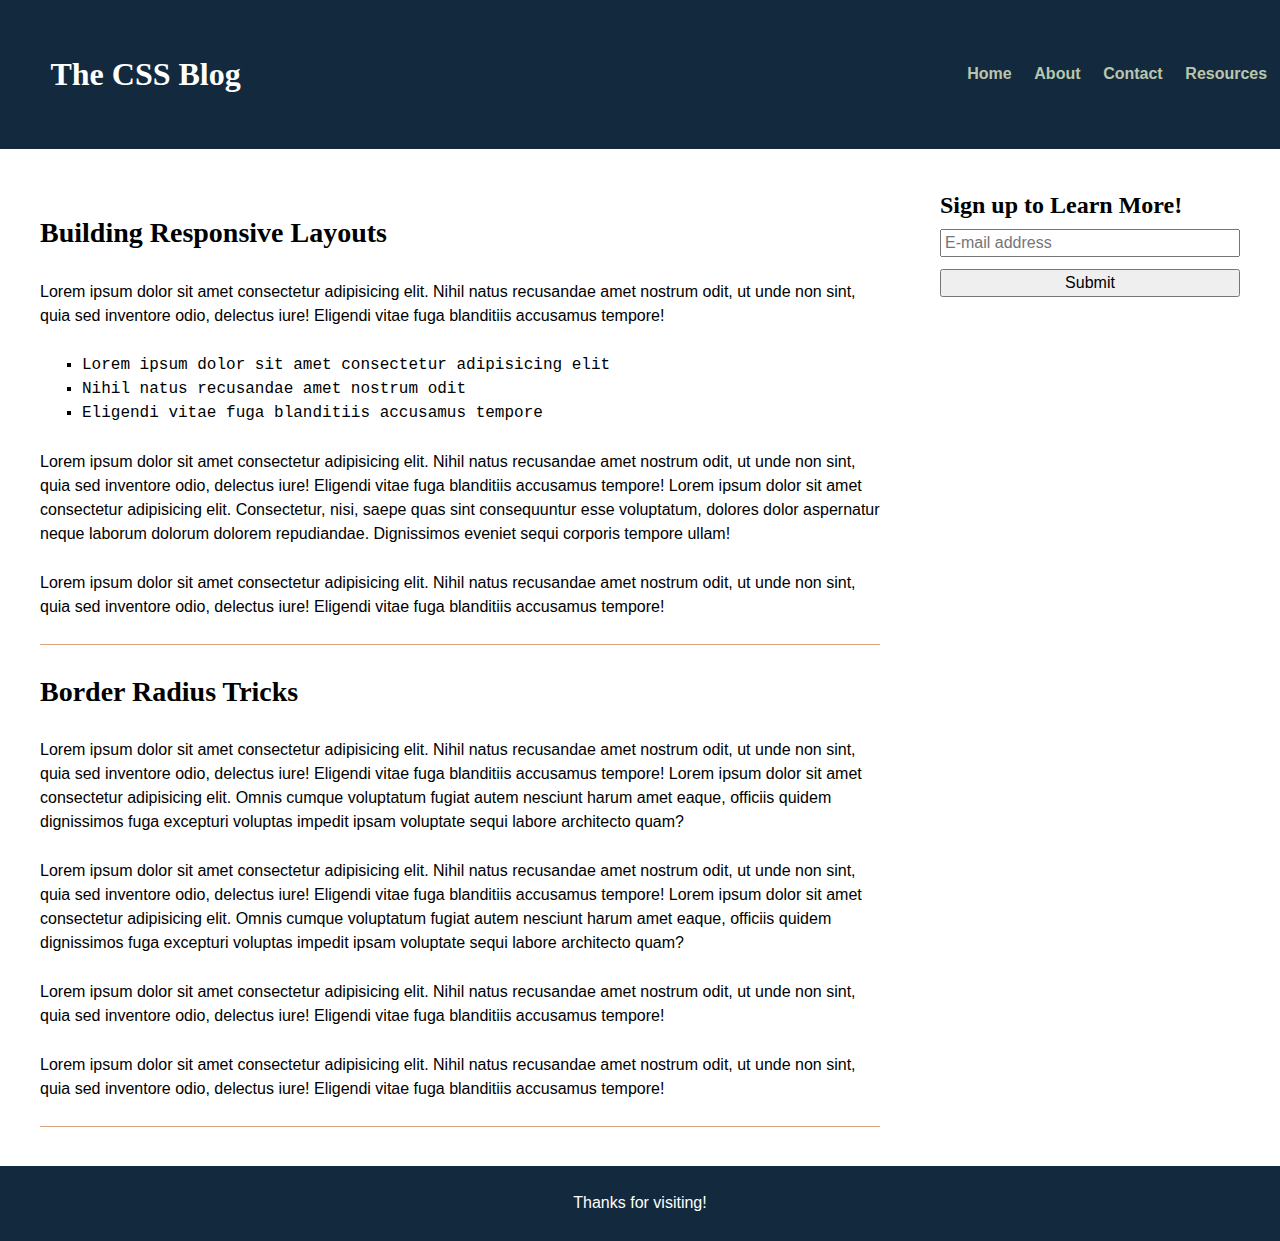
<file: 02-Advanced-CSS/14-Stu_Typography/Unsolved/index.html>
<!DOCTYPE html>
<html lang="en">
  <head>
    <meta charset="UTF-8" />
    <meta name="viewport" content="width=device-width, initial-scale=1.0" />
    <title>CSS Typography</title>
    <link rel="stylesheet" href="./assets/css/reset.css" />
    <link rel="stylesheet" href="./assets/css/style.css" />
  </head>

  <body>
    <header>
      <h1>The CSS Blog</h1>
      <nav>
        <ul>
          <li><a href="#">Home</a></li>
          <li><a href="#">About</a></li>
          <li><a href="#">Contact</a></li>
          <li><a href="#">Resources</a></li>
        </ul>
      </nav>
    </header>

    <main>
      <section>
        <article>
          <h2>Building Responsive Layouts</h2>
          <div>
            <p>
              Lorem ipsum dolor sit amet consectetur adipisicing elit. Nihil
              natus recusandae amet nostrum odit, ut unde non sint, quia sed
              inventore odio, delectus iure! Eligendi vitae fuga blanditiis
              accusamus tempore!
            </p>
            <ul>
              <li>Lorem ipsum dolor sit amet consectetur adipisicing elit</li>
              <li>Nihil natus recusandae amet nostrum odit</li>
              <li>Eligendi vitae fuga blanditiis accusamus tempore</li>
            </ul>
            <p>
              Lorem ipsum dolor sit amet consectetur adipisicing elit. Nihil
              natus recusandae amet nostrum odit, ut unde non sint, quia sed
              inventore odio, delectus iure! Eligendi vitae fuga blanditiis
              accusamus tempore! Lorem ipsum dolor sit amet consectetur
              adipisicing elit. Consectetur, nisi, saepe quas sint consequuntur
              esse voluptatum, dolores dolor aspernatur neque laborum dolorum
              dolorem repudiandae. Dignissimos eveniet sequi corporis tempore
              ullam!
            </p>
            <p>
              Lorem ipsum dolor sit amet consectetur adipisicing elit. Nihil
              natus recusandae amet nostrum odit, ut unde non sint, quia sed
              inventore odio, delectus iure! Eligendi vitae fuga blanditiis
              accusamus tempore!
            </p>
          </div>
        </article>
        <article>
          <h2>Border Radius Tricks</h2>
          <div>
            <p>
              Lorem ipsum dolor sit amet consectetur adipisicing elit. Nihil
              natus recusandae amet nostrum odit, ut unde non sint, quia sed
              inventore odio, delectus iure! Eligendi vitae fuga blanditiis
              accusamus tempore! Lorem ipsum dolor sit amet consectetur
              adipisicing elit. Omnis cumque voluptatum fugiat autem nesciunt
              harum amet eaque, officiis quidem dignissimos fuga excepturi
              voluptas impedit ipsam voluptate sequi labore architecto quam?
            </p>
            <p>
              Lorem ipsum dolor sit amet consectetur adipisicing elit. Nihil
              natus recusandae amet nostrum odit, ut unde non sint, quia sed
              inventore odio, delectus iure! Eligendi vitae fuga blanditiis
              accusamus tempore! Lorem ipsum dolor sit amet consectetur
              adipisicing elit. Omnis cumque voluptatum fugiat autem nesciunt
              harum amet eaque, officiis quidem dignissimos fuga excepturi
              voluptas impedit ipsam voluptate sequi labore architecto quam?
            </p>
            <p>
              Lorem ipsum dolor sit amet consectetur adipisicing elit. Nihil
              natus recusandae amet nostrum odit, ut unde non sint, quia sed
              inventore odio, delectus iure! Eligendi vitae fuga blanditiis
              accusamus tempore!
            </p>
            <p>
              Lorem ipsum dolor sit amet consectetur adipisicing elit. Nihil
              natus recusandae amet nostrum odit, ut unde non sint, quia sed
              inventore odio, delectus iure! Eligendi vitae fuga blanditiis
              accusamus tempore!
            </p>
          </div>
        </article>
      </section>
      <aside>
        <h3>Sign up to Learn More!</h3>
        <form>
          <input type="text" placeholder="E-mail address" />
          <button>Submit</button>
        </form>
      </aside>
    </main>

    <footer>
      <span>Thanks for visiting!</span>
    </footer>
  </body>
</html>
</file>
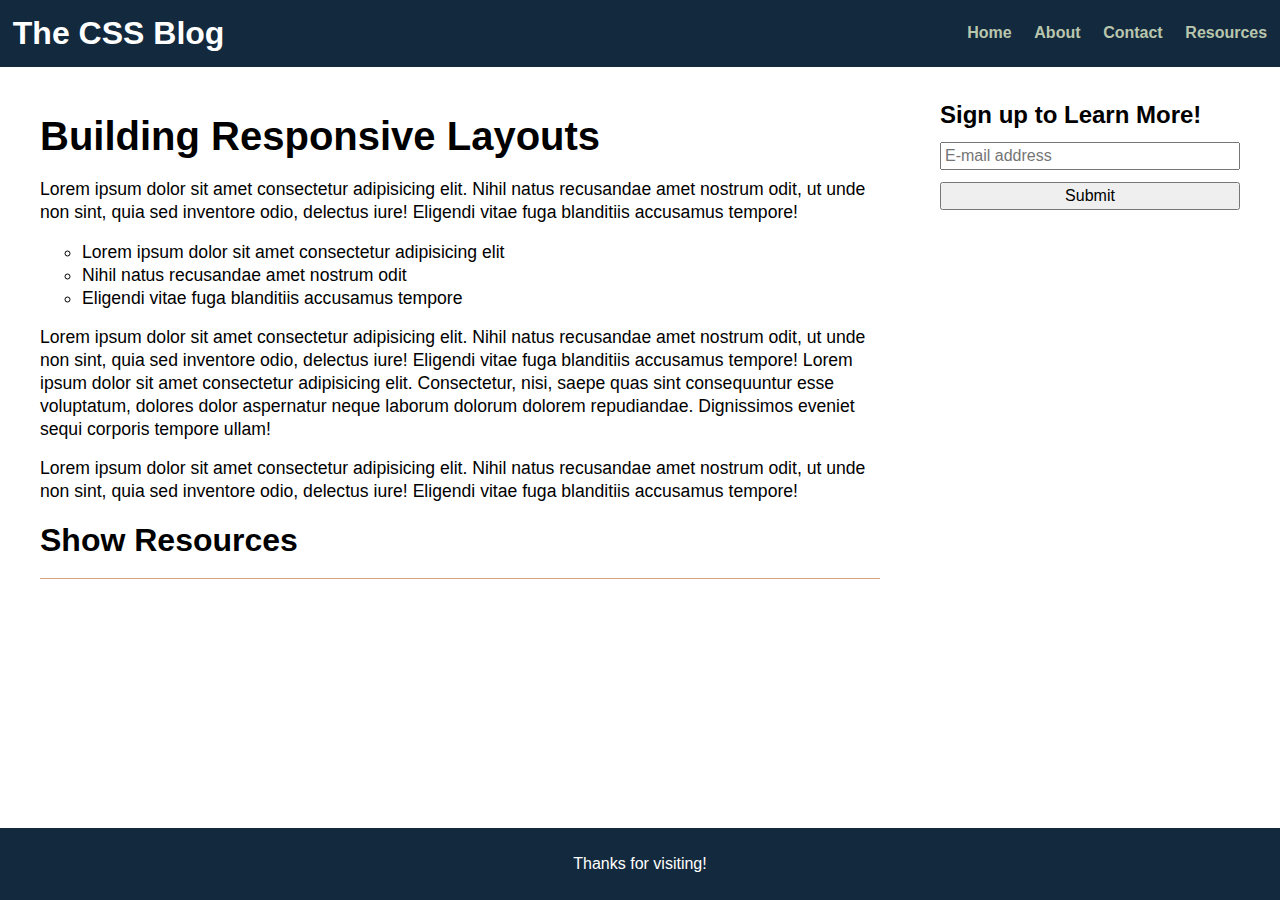
<file: 02-Advanced-CSS/16-Stu_Pseudo-Classes/Unsolved/index.html>
<!DOCTYPE html>
<html lang="en">

<head>
  <meta charset="UTF-8" />
  <meta name="viewport" content="width=device-width, initial-scale=1.0" />
  <title>CSS Resets</title>
  <link rel="stylesheet" href="./assets/css/reset.css" />
  <link rel="stylesheet" href="./assets/css/style.css" />
</head>

<body>
  <header>
    <h1>The CSS Blog</h1>
    <nav>
      <ul>
        <li><a href="#">Home</a></li>
        <li><a href="#">About</a></li>
        <li><a href="#">Contact</a></li>
        <li><a href="#">Resources</a></li>
      </ul>
    </nav>
  </header>

  <main>
    <section>
      <article>
        <h2>Building Responsive Layouts</h2>
        <div>
          <p>Lorem ipsum dolor sit amet consectetur adipisicing elit. Nihil natus recusandae amet nostrum odit, ut unde non sint, quia sed inventore odio, delectus iure! Eligendi vitae fuga blanditiis accusamus tempore!</p>
          <ul>
            <li>Lorem ipsum dolor sit amet consectetur adipisicing elit</li>
            <li>Nihil natus recusandae amet nostrum odit</li>
            <li>Eligendi vitae fuga blanditiis accusamus tempore</li>
          </ul>
          <p>Lorem ipsum dolor sit amet consectetur adipisicing elit. Nihil natus recusandae amet nostrum odit, ut unde non sint, quia sed inventore odio, delectus iure! Eligendi vitae fuga blanditiis accusamus tempore! Lorem ipsum dolor sit amet consectetur adipisicing elit. Consectetur, nisi, saepe quas sint consequuntur esse voluptatum, dolores dolor aspernatur neque laborum dolorum dolorem repudiandae. Dignissimos eveniet sequi corporis tempore ullam!</p>
          <p>Lorem ipsum dolor sit amet consectetur adipisicing elit. Nihil natus recusandae amet nostrum odit, ut unde non sint, quia sed inventore odio, delectus iure! Eligendi vitae fuga blanditiis accusamus tempore!</p>
        </div>
        <div class="resources">
          <h3> Show Resources</h3>
            <ul>
              <li><a href="https://developer.mozilla.org/en-US/docs/Learn/CSS/CSS_layout/Responsive_Design" 
                target="_blank"> MDN web docs on responsive design</a></li>
              
             <li><a href="https://developer.mozilla.org/en-US/docs/Web/CSS/Media_Queries/Using_media_queries"
               target="_blank"> MDN web docs on using media queries</a></li>

             <li><a href="https://developer.mozilla.org/en-US/docs/Learn/CSS/CSS_layout/Flexbox"
                   target="_blank"> MDN web docs on flexbox</a></li>

              
                

            </ul>
          <!-- TODO: Add resource links...Added links first-->
        </div>
      </article>
    </section>
    <aside>
      <h2>Sign up to Learn More!</h2>
      <form>
        <input type="text" placeholder="E-mail address" />
        <button>Submit</button>
      </form>
    </aside>
  </main>

  <footer>
    <span>Thanks for visiting!</span>
  </footer>
</body>

</html>
</file>
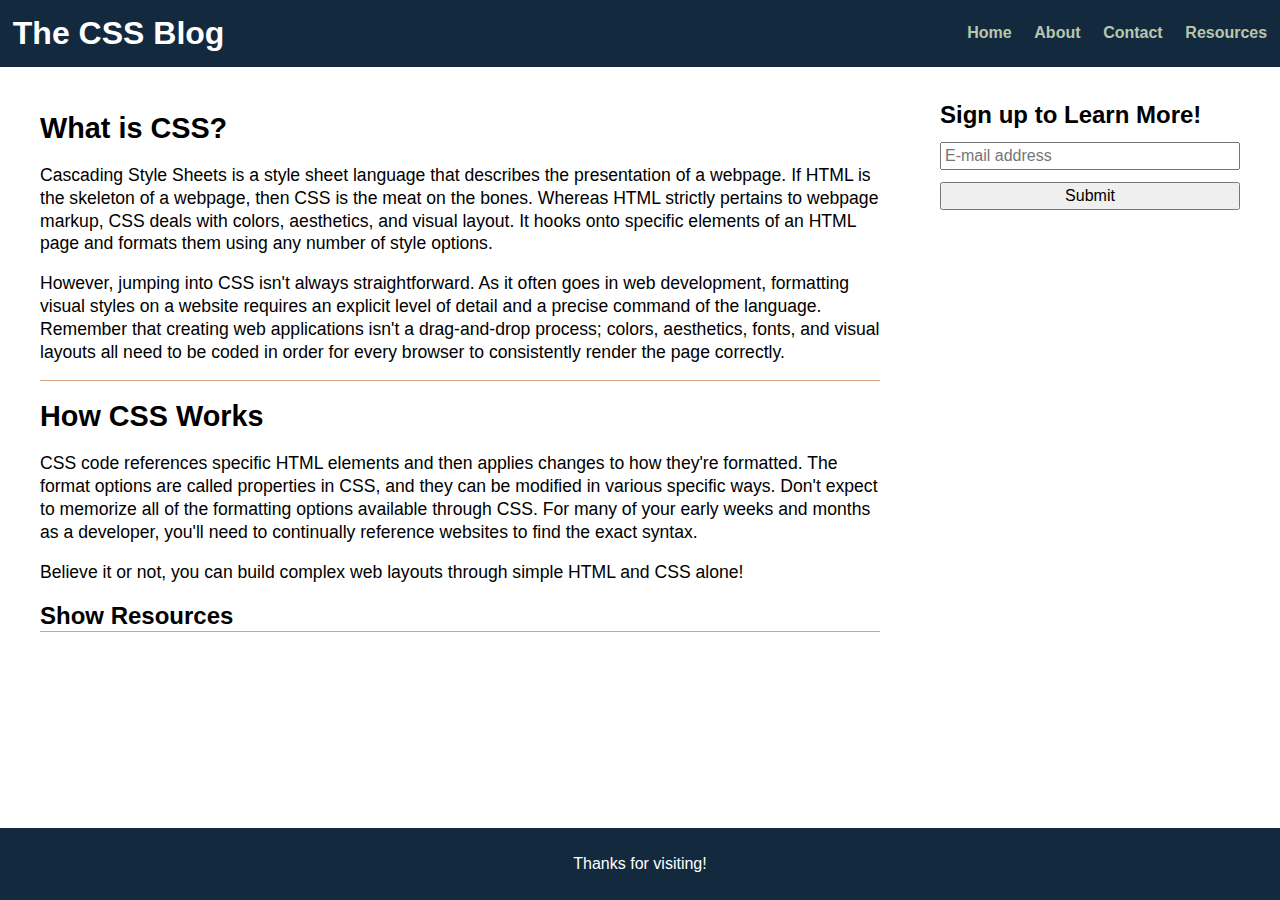
<file: 02-Advanced-CSS/18-Stu_Pseudo-Elements/Unsolved/index.html>
<!DOCTYPE html>
<html lang="en">
  <head>
    <meta charset="UTF-8" />
    <meta name="viewport" content="width=device-width, initial-scale=1.0" />
    <title>CSS Pseudo Elements</title>
    <link rel="stylesheet" href="./assets/css/reset.css" />
    <link rel="stylesheet" href="./assets/css/style.css" />
  </head>

  <body>
    <header>
      <h1>The CSS Blog</h1>
      <nav>
        <ul>
          <li><a href="#">Home</a></li>
          <li><a href="#">About</a></li>
          <li><a href="#">Contact</a></li>
          <li><a href="#">Resources</a></li>
        </ul>
      </nav>
    </header>

    <main>
      <section>
        <article>
          <h2>What is CSS?</h2>
          <div>
            <p>
              <!-- TODO: Choose a term or phrase that you want to apply a tooltip to -->
              Cascading Style Sheets is a style sheet language that describes
              the presentation of a webpage. If HTML is the skeleton of a
              webpage, then CSS is the meat on the bones. Whereas HTML strictly
              pertains to webpage markup, CSS deals with colors, aesthetics, and
              visual layout. It hooks onto specific elements of an HTML page and
              formats them using any number of style options.
            </p>
            <p>
              However, jumping into CSS isn't always straightforward. As it
              often goes in web development, formatting visual styles on a
              website requires an explicit level of detail and a precise command
              of the language. Remember that creating web applications isn't a
              drag-and-drop process; colors, aesthetics, fonts, and visual
              layouts all need to be coded in order for every browser to
              consistently render the page correctly.
            </p>
          </div>
        </article>
        <article>
          <h2>How CSS Works</h2>
          <div>
            <p>
              CSS code references specific HTML elements and then applies
              changes to how they're formatted. The format options are called
              properties in CSS, and they can be modified in various specific
              ways. Don't expect to memorize all of the formatting options
              available through CSS. For many of your early weeks and months as
              a developer, you'll need to continually reference websites to find
              the exact syntax.
            </p>
            <p>
              Believe it or not, you can build complex web layouts through
              simple HTML and CSS alone!
            </p>
          </div>
          <div class="resources">
            <h3>
              Show Resources
            </h3>
            <ul class="links">
              <li>
                <a href="https://developer.mozilla.org/en-US/docs/Web/CSS/::before">
                  MDN web docs on ::before
                </a>
              </li>
              <li>
                <a href="https://developer.mozilla.org/en-US/docs/Web/CSS/::after">
                  MDN web docs on ::after
                </a>
              </li>

              <li>
                <a href="https://www.w3schools.com/css/css_pseudo_elements.asp">
                  W3Schools tutorial on Pseudo-elements
                </a>
              </li>
            </ul>
          </div>
        </article>
      </section>
      <aside>
        <h2>Sign up to Learn More!</h2>
        <form>
          <input type="text" placeholder="E-mail address" />
          <button>Submit</button>
        </form>
      </aside>
    </main>

    <footer>
      <span>Thanks for visiting!</span>
    </footer>
  </body>
</html>
</file>
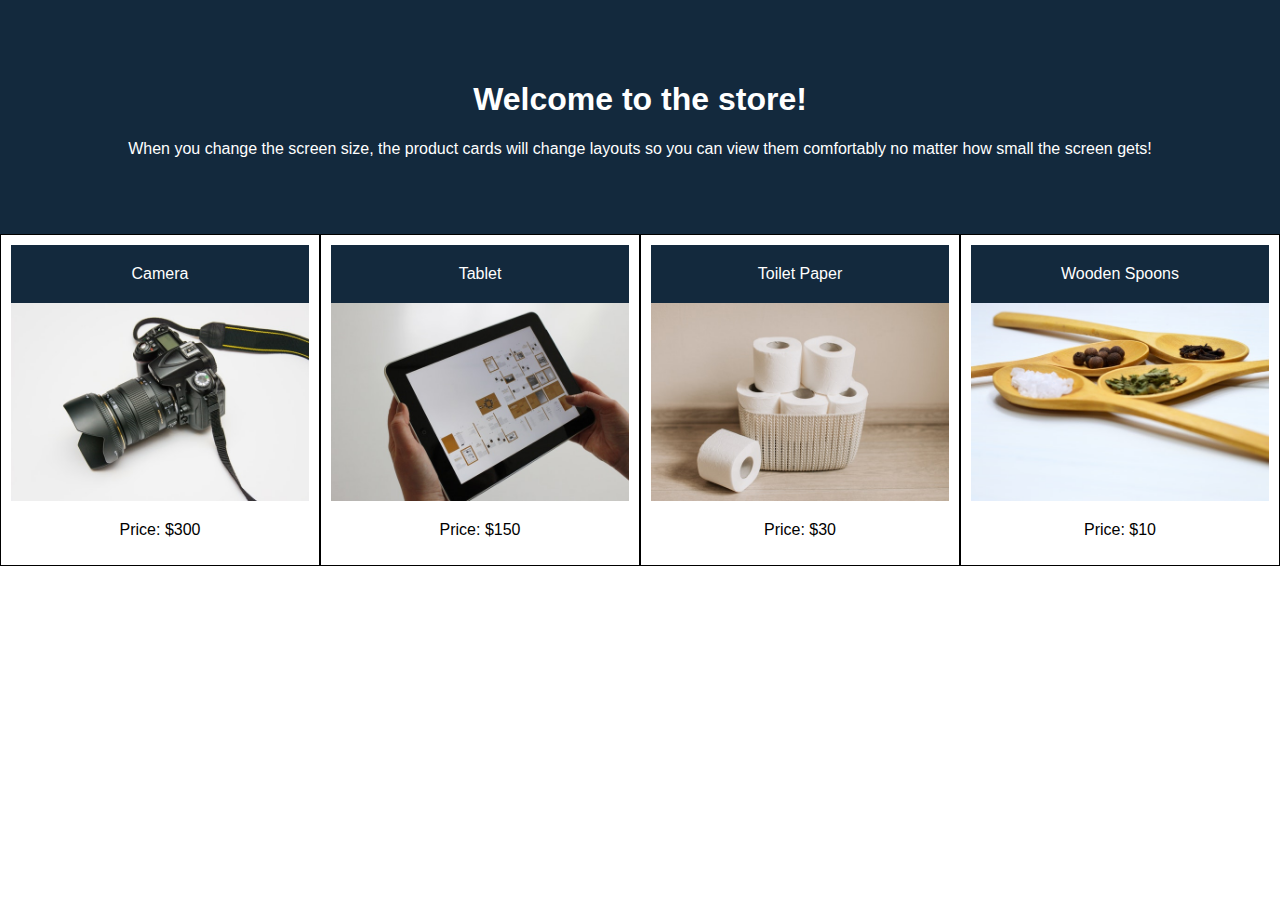
<file: Class-Activities/02-Advanced-CSS/02-Stu_Media-Query-Screen/Unsolved/index.html>
<!DOCTYPE html>
<html>
  <head>
    <title>Media Query for Screen</title>
    <meta charset="UTF-8" />
    <meta name="viewport" content="width=device-width, initial-scale=1" />
    <link rel="stylesheet" type="text/css" href="./assets/css/style.css" />
  </head>
  <body>
    <header>
      <h1>Welcome to the store!</h1>
      <p>
        When you change the screen size, the product cards will change layouts
        so you can view them comfortably no matter how small the screen gets!
      </p>
    </header>

    <main>
      <section class="card">
        <header>Camera</header>
        <img src="./assets/images/camera.jpg" alt="black camera" />
        <p>Price: $300</p>
      </section>
      <section class="card">
        <header>Tablet</header>
        <img src="./assets/images/tablet.jpg" alt="tablet held in hands" />
        <p>Price: $150</p>
      </section>
      <section class="card">
        <header>Toilet Paper</header>
        <img
          src="./assets/images/toilet-paper.jpg"
          alt="rolls of toilet paper in a basket"
        />
        <p>Price: $30</p>
      </section>
      <section class="card">
        <header>Wooden Spoons</header>
        <img
          src="./assets/images/wooden-spoons.jpg"
          alt="4 wooden spoons with different seasonings"
        />
        <p>Price: $10</p>
      </section>
    </main>
  </body>
</html>
</file>
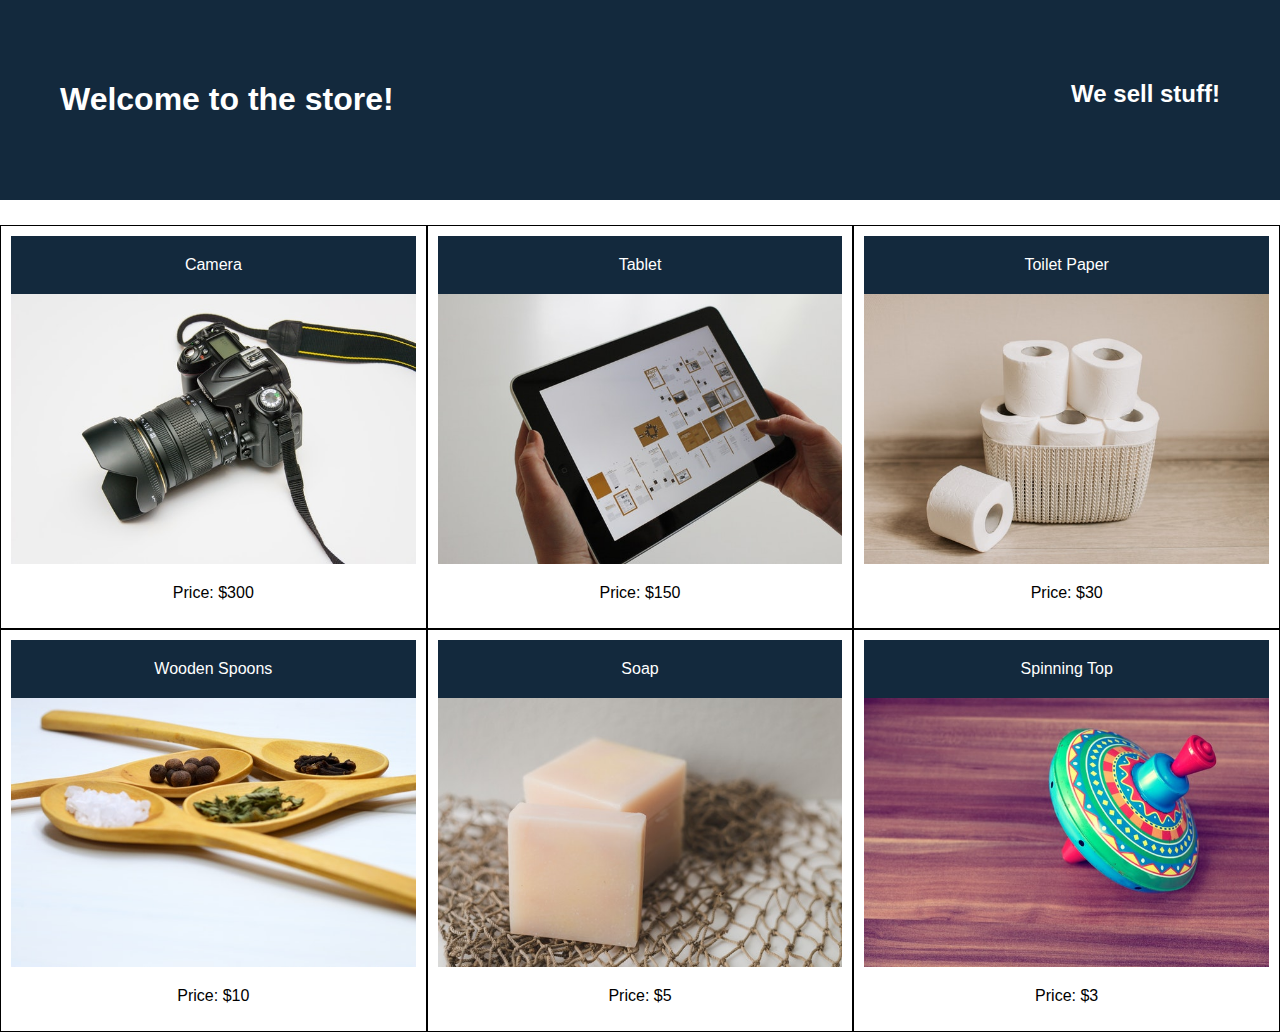
<file: Class-Activities/02-Advanced-CSS/04-Stu_Flexbox-Layout/Unsolved/index.html>
<!DOCTYPE html>
<html lang="en">

  <head>
    <title>Flexbox</title>
    <meta charset="UTF-8" />
    <meta name="viewport" content="width=device-width, initial-scale=1" />
    <link rel="stylesheet" type="text/css" href="./assets/css/style.css" />
  </head>

  <body>
    <header class="main-header">
      <h1>Welcome to the store!</h1>
      <h2>We sell stuff!</h2>
    </header>

    <main>
      <section class="card">
        <header>Camera</header>
        <img src="./assets/images/camera.jpg" alt="camera" />
        <p>Price: $300</p>
      </section>
      <section class="card">
        <header>Tablet</header>
        <img src="./assets/images/tablet.jpg" alt="tablet" />
        <p>Price: $150</p>
      </section>
      <section class="card">
        <header>Toilet Paper</header>
        <img src="./assets/images/toilet-paper.jpg" alt="toilet paper" />
        <p>Price: $30</p>
      </section>
      <section class="card">
        <header>Wooden Spoons</header>
        <img src="./assets/images/wooden-spoons.jpg" alt="wooden spoons" />
        <p>Price: $10</p>
      </section>
      <section class="card">
        <header>Soap</header>
        <img src="./assets/images/soap.jpg" alt="soap" />
        <p>Price: $5</p>
      </section>
      <section class="card">
        <header>Spinning Top</header>
        <img src="./assets/images/spinning-top.jpg" alt="spinning top" />
        <p>Price: $3</p>
      </section>
    </main>
  </body>

</html>
</file>
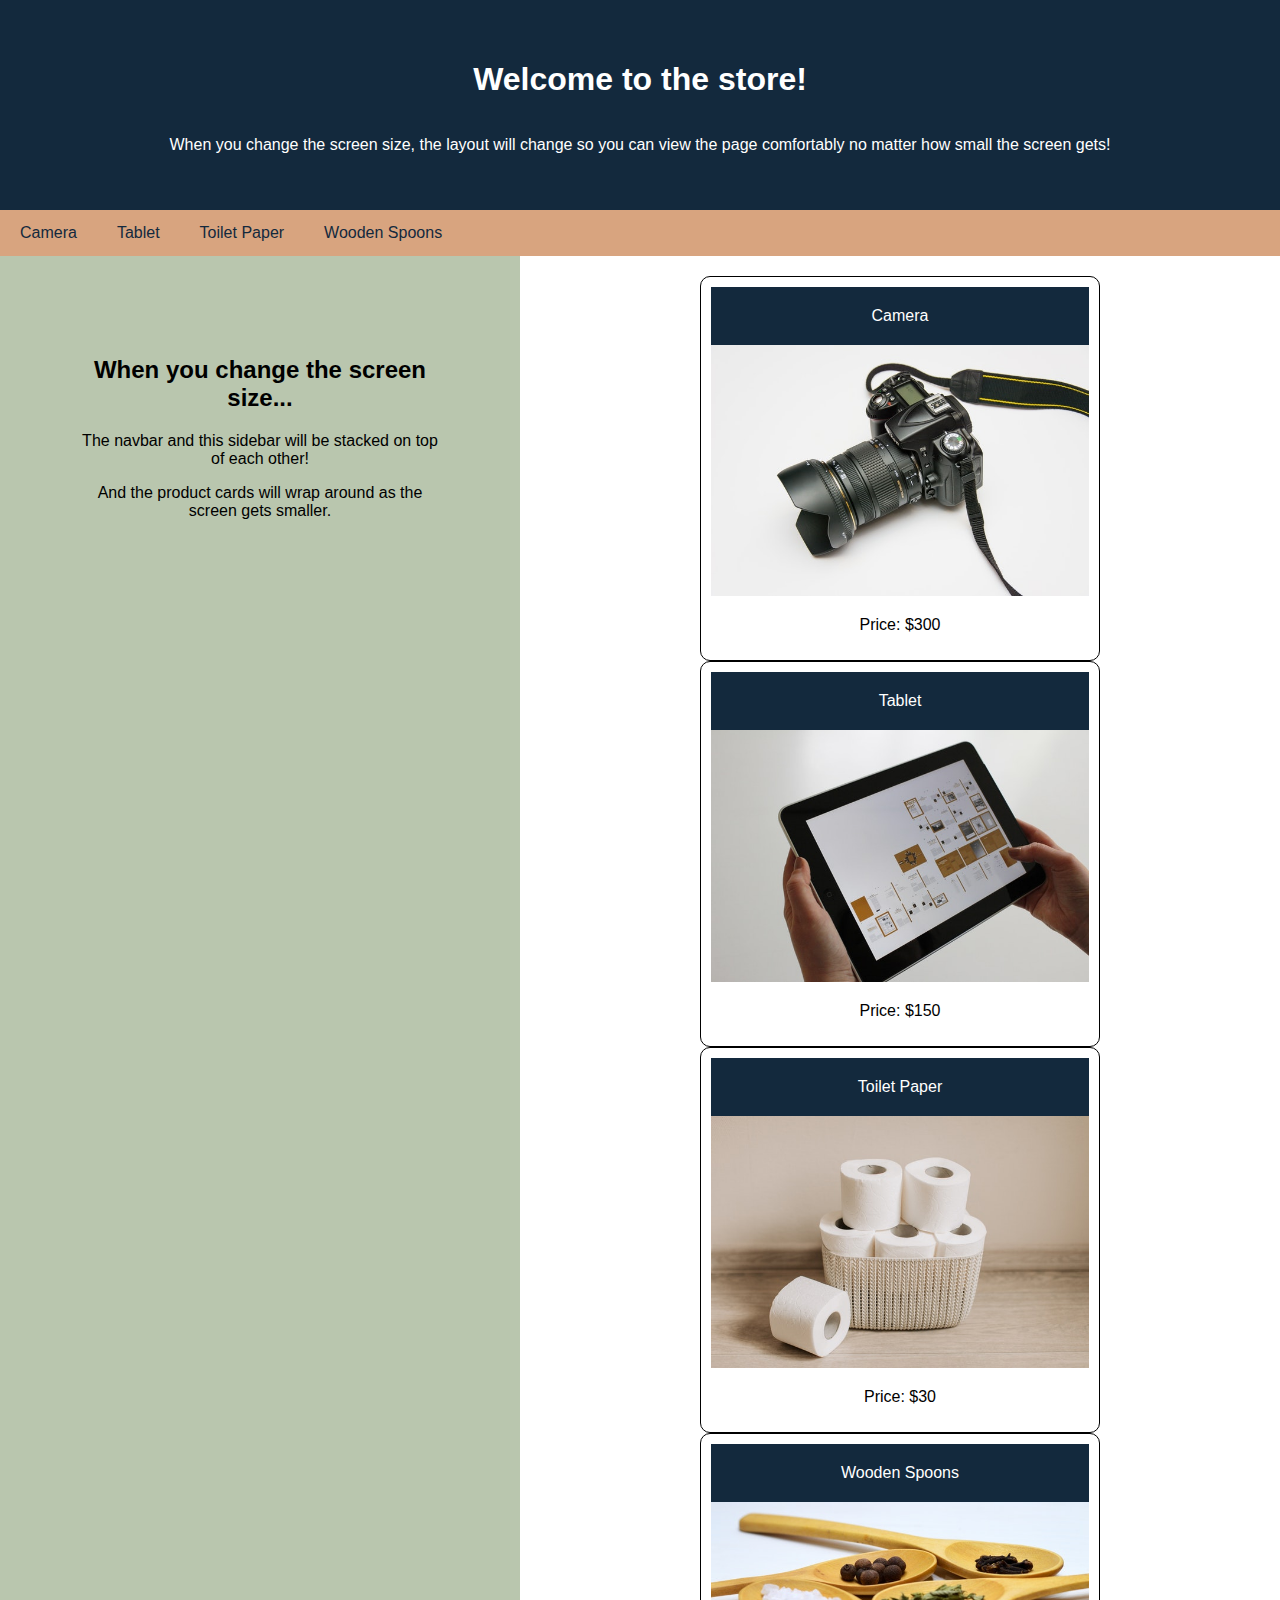
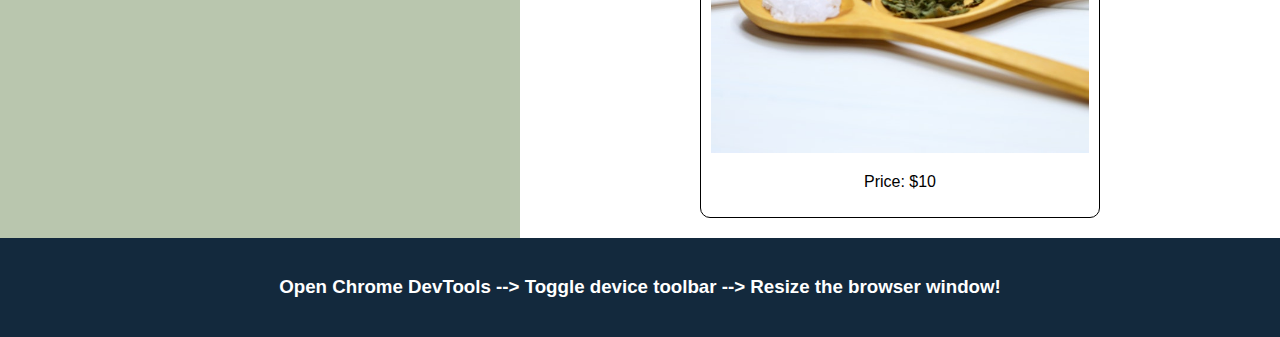
<file: Class-Activities/02-Advanced-CSS/06-Stu_Responsive-Design/Unsolved/index.html>
<!DOCTYPE html>
<html>
  <head>
    <title>Responsive Web Design</title>
    <meta charset="UTF-8" />
    <meta name="viewport" content="width=device-width, initial-scale=1" />
    <link rel="stylesheet" type="text/css" href="./assets/css/style.css" />
  </head>
  <body>
    <!-- Header -->
    <header>
      <h1>Welcome to the store!</h1>
      <p>
        When you change the screen size, the layout will change so you can view
        the page comfortably no matter how small the screen gets!
      </p>
    </header>

    <!-- Navbar -->
    <nav>
      <a href="#">Camera</a>
      <a href="#">Tablet</a>
      <a href="#">Toilet Paper</a>
      <a href="#">Wooden Spoons</a>
    </nav>

    <!-- Body -->
    <main>
      <!-- Sidebar -->
      <aside>
        <h2>When you change the screen size...</h2>
        <p>The navbar and this sidebar will be stacked on top of each other!</p>
        <p>
          And the product cards will wrap around as the screen gets smaller.
        </p>
      </aside>
      <!-- Product Cards -->
      <div class="products">
        <section class="card">
          <header>Camera</header>
          <img src="./assets/images/camera.jpg" alt="black camera" />
          <p>Price: $300</p>
        </section>
        <section class="card">
          <header>Tablet</header>
          <img src="./assets/images/tablet.jpg" alt="tablet held in hands" />
          <p>Price: $150</p>
        </section>
        <section class="card">
          <header>Toilet Paper</header>
          <img
            src="./assets/images/toilet-paper.jpg"
            alt="rolls of toilet paper in a basket"
          />
          <p>Price: $30</p>
        </section>
        <section class="card">
          <header>Wooden Spoons</header>
          <img
            src="./assets/images/wooden-spoons.jpg"
            alt="4 wooden spoons with different seasonings"
          />
          <p>Price: $10</p>
        </section>
      </div>
    </main>

    <!-- Footer -->
    <footer>
      <h3>
        Open Chrome DevTools --> Toggle device toolbar --> Resize the browser
        window!
      </h3>
    </footer>
  </body>
</html>
</file>
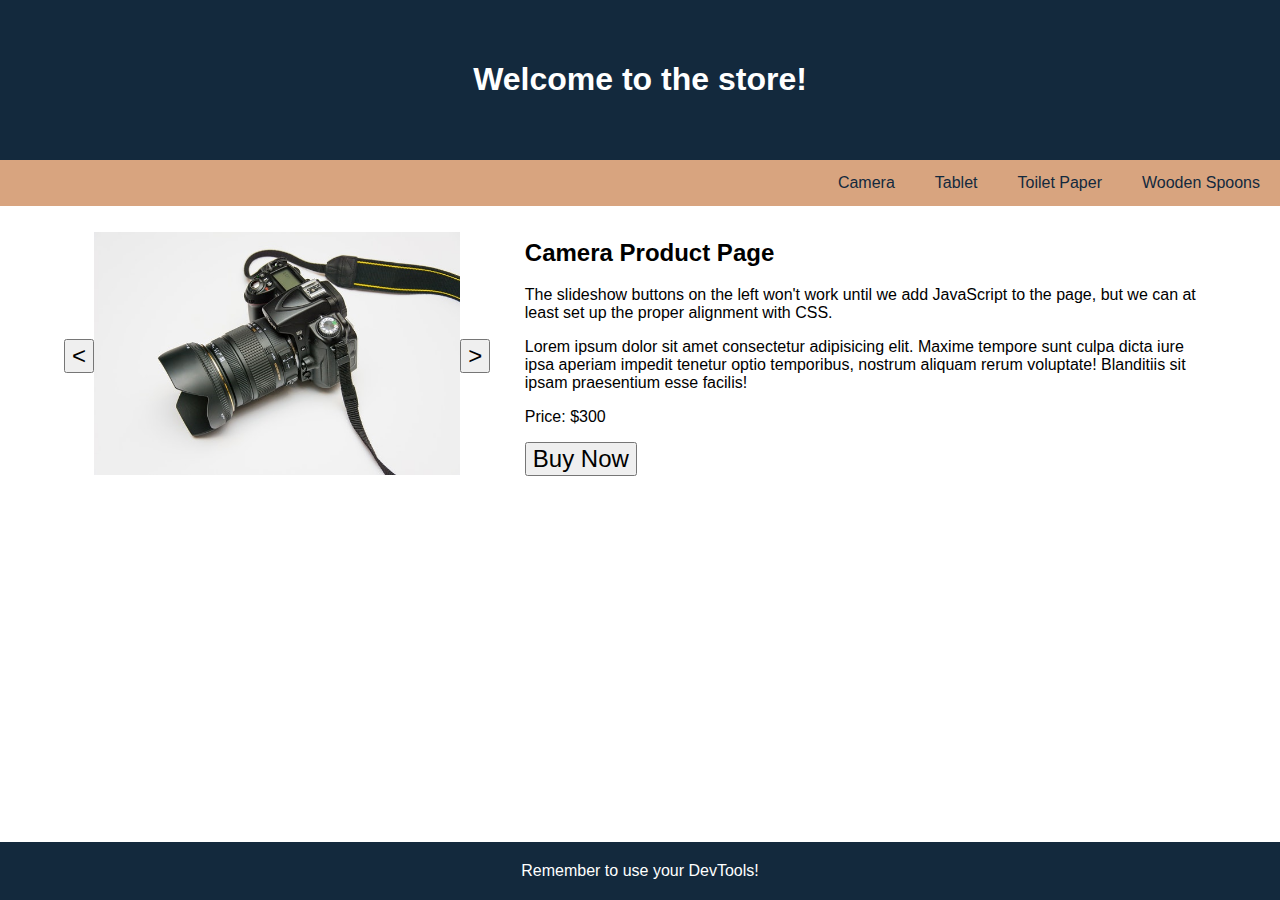
<file: Class-Activities/02-Advanced-CSS/08-Stu_Flexbox-Placement/Unsolved/index.html>
<!DOCTYPE html>
<html lang="en">

  <head>
    <title>Flexbox Alignment</title>
    <meta charset="UTF-8" />
    <meta name="viewport" content="width=device-width, initial-scale=1" />
    <link rel="stylesheet" type="text/css" href="./assets/css/style.css" />
  </head>

  <body>
    <header>
      <h1>Welcome to the store!</h1>
    </header>

    <nav>
      <a href="#">Camera</a>
      <a href="#">Tablet</a>
      <a href="#">Toilet Paper</a>
      <a href="#">Wooden Spoons</a>
    </nav>

    <main>
      <section class="product">
        <div class="product-slideshow">
          <button>&lt;</button>
          <!-- Wrap the image in a div to avoid weird flexbox behavior -->
          <div>
            <img class="product-image" src="./assets/images/camera.jpg" alt="camera" />
          </div>
          <button>&gt;</button>
        </div>
        <div class="product-details">
          <h2>Camera Product Page</h2>
          <p>The slideshow buttons on the left won't work until we add JavaScript to the page, but we can at least set up the proper alignment with CSS.</p>
          <p>Lorem ipsum dolor sit amet consectetur adipisicing elit. Maxime tempore sunt culpa dicta iure ipsa aperiam impedit tenetur optio temporibus, nostrum aliquam rerum voluptate! Blanditiis sit ipsam praesentium esse facilis!</p>
          <p>Price: $300</p>
          <p>
            <button>Buy Now</button>
          </p>
        </div>
      </section>
    </main>

    <footer>
      Remember to use your DevTools!
    </footer>
  </body>

</html>
</file>
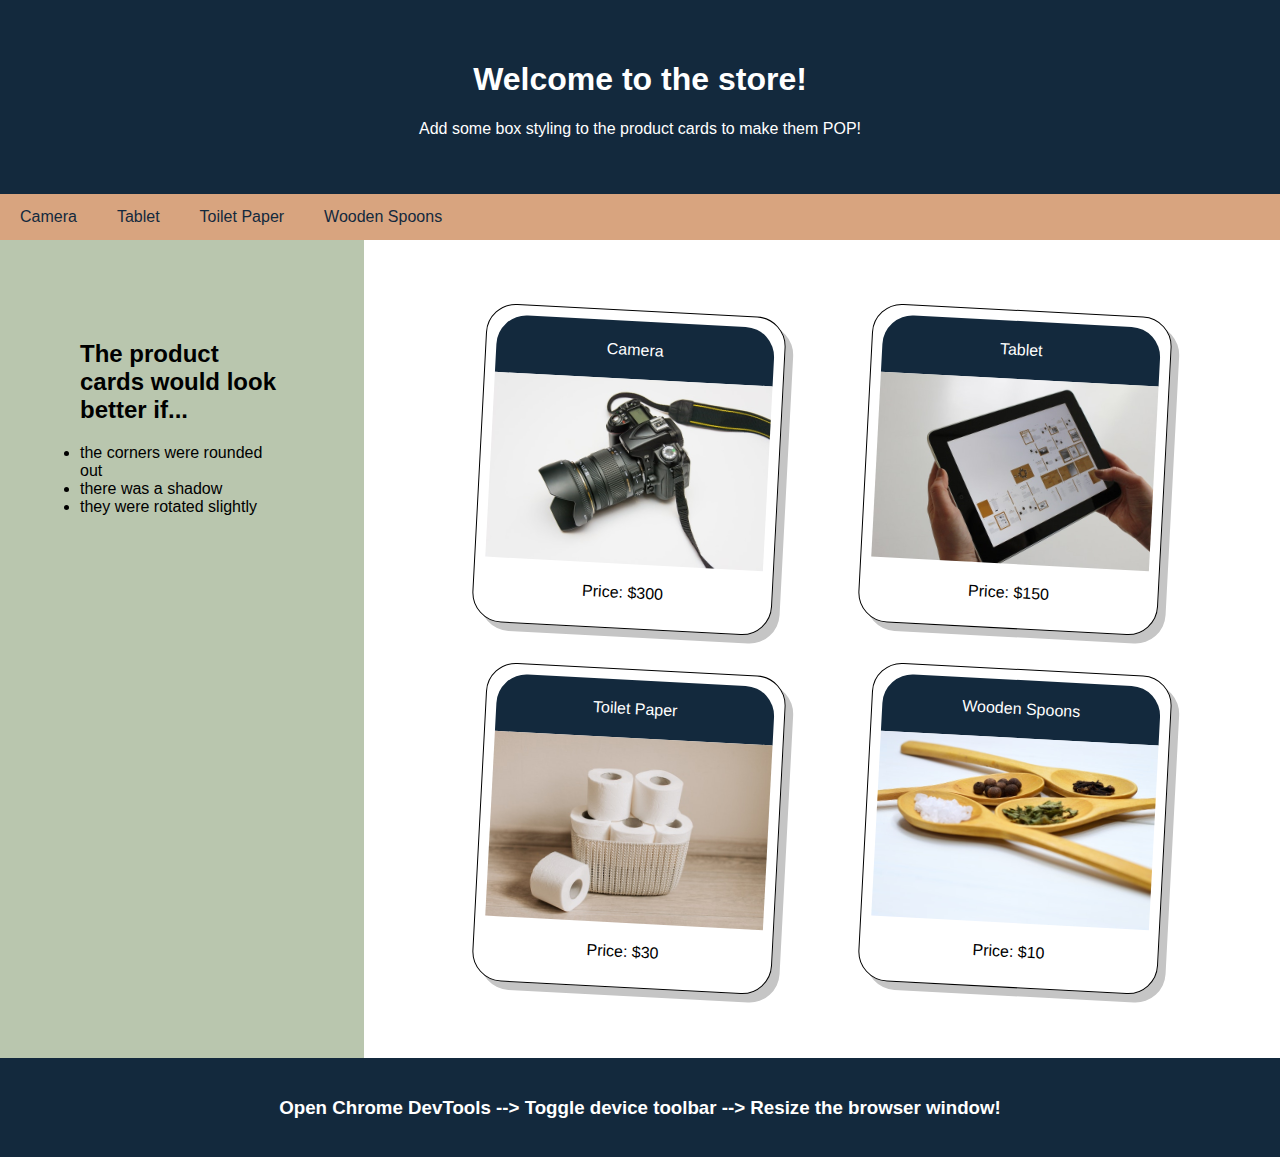
<file: Class-Activities/02-Advanced-CSS/10-Stu_Box-Styling/Unsolved/index.html>
<!DOCTYPE html>
<html>
  <head>
    <title>CSS Box Styling</title>
    <meta charset="UTF-8" />
    <meta name="viewport" content="width=device-width, initial-scale=1" />
    <link rel="stylesheet" type="text/css" href="./assets/css/style.css" />
  </head>
  <body>
    <!-- Header -->
    <header>
      <h1>Welcome to the store!</h1>
      <p>
        Add some box styling to the product cards to make them POP!
      </p>
    </header>

    <!-- Navbar -->
    <nav>
      <a href="#">Camera</a>
      <a href="#">Tablet</a>
      <a href="#">Toilet Paper</a>
      <a href="#">Wooden Spoons</a>
    </nav>

    <!-- Body -->
    <main>
      <!-- Sidebar -->
      <aside>
        <h2>The product cards would look better if...</h2>
        <li>the corners were rounded out</li>
        <li>there was a shadow</li>
        <li>they were rotated slightly</li>
      </aside>
      <!-- Product Cards -->
      <div class="products">
        <section class="card">
          <header>Camera</header>
          <img src="./assets/images/camera.jpg" alt="black camera" />
          <p>Price: $300</p>
        </section>
        <section class="card">
          <header>Tablet</header>
          <img src="./assets/images/tablet.jpg" alt="tablet held in hands" />
          <p>Price: $150</p>
        </section>
        <section class="card">
          <header>Toilet Paper</header>
          <img
            src="./assets/images/toilet-paper.jpg"
            alt="rolls of toilet paper in a basket"
          />
          <p>Price: $30</p>
        </section>
        <section class="card">
          <header>Wooden Spoons</header>
          <img
            src="./assets/images/wooden-spoons.jpg"
            alt="4 wooden spoons with different seasonings"
          />
          <p>Price: $10</p>
        </section>
      </div>
    </main>

    <!-- Footer -->
    <footer>
      <h3>
        Open Chrome DevTools --> Toggle device toolbar --> Resize the browser
        window!
      </h3>
    </footer>
  </body>
</html>
</file>
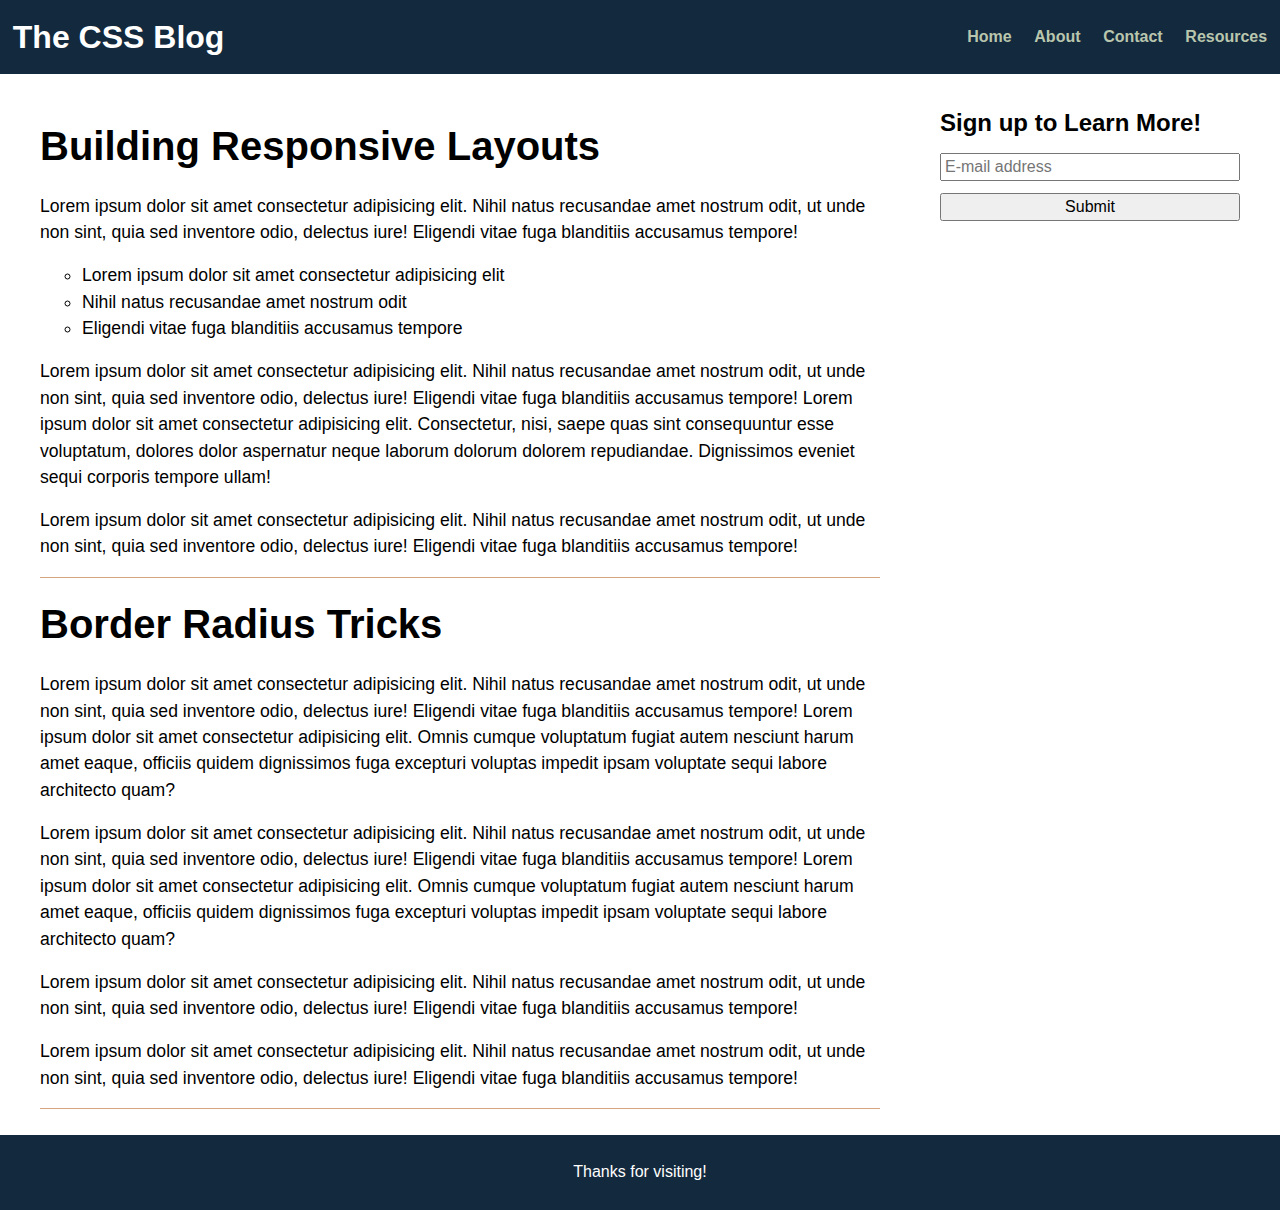
<file: Class-Activities/02-Advanced-CSS/12-Stu_CSS-Resets/Unsolved/index.html>
<!DOCTYPE html>
<html lang="en">

<head>
  <meta charset="UTF-8" />
  <meta name="viewport" content="width=device-width, initial-scale=1.0" />
  <title>CSS Resets</title>
  <link rel="stylesheet" href="./assets/css/reset.css" />
  <link rel="stylesheet" href="./assets/css/style.css" />
  
</head>

<body>
  <header>
    <h1>The CSS Blog</h1>
    <nav>
      <ul>
        <li><a href="#">Home</a></li>
        <li><a href="#">About</a></li>
        <li><a href="#">Contact</a></li>
        <li><a href="#">Resources</a></li>
      </ul>
    </nav>
  </header>

  <main>
    <section>
      <article>
        <h2>Building Responsive Layouts</h2>
        <div>
          <p>Lorem ipsum dolor sit amet consectetur adipisicing elit. Nihil natus recusandae amet nostrum odit, ut unde non sint, quia sed inventore odio, delectus iure! Eligendi vitae fuga blanditiis accusamus tempore!</p>
          <ul>
            <li>Lorem ipsum dolor sit amet consectetur adipisicing elit</li>
            <li>Nihil natus recusandae amet nostrum odit</li>
            <li>Eligendi vitae fuga blanditiis accusamus tempore</li>
          </ul>
          <p>Lorem ipsum dolor sit amet consectetur adipisicing elit. Nihil natus recusandae amet nostrum odit, ut unde non sint, quia sed inventore odio, delectus iure! Eligendi vitae fuga blanditiis accusamus tempore! Lorem ipsum dolor sit amet consectetur adipisicing elit. Consectetur, nisi, saepe quas sint consequuntur esse voluptatum, dolores dolor aspernatur neque laborum dolorum dolorem repudiandae. Dignissimos eveniet sequi corporis tempore ullam!</p>
          <p>Lorem ipsum dolor sit amet consectetur adipisicing elit. Nihil natus recusandae amet nostrum odit, ut unde non sint, quia sed inventore odio, delectus iure! Eligendi vitae fuga blanditiis accusamus tempore!</p>
        </div>
      </article>
      <article>
        <h2>Border Radius Tricks</h2>
        <div>
          <p>Lorem ipsum dolor sit amet consectetur adipisicing elit. Nihil natus recusandae amet nostrum odit, ut unde non sint, quia sed inventore odio, delectus iure! Eligendi vitae fuga blanditiis accusamus tempore! Lorem ipsum dolor sit amet consectetur adipisicing elit. Omnis cumque voluptatum fugiat autem nesciunt harum amet eaque, officiis quidem dignissimos fuga excepturi voluptas impedit ipsam voluptate sequi labore architecto quam?</p>
          <p>Lorem ipsum dolor sit amet consectetur adipisicing elit. Nihil natus recusandae amet nostrum odit, ut unde non sint, quia sed inventore odio, delectus iure! Eligendi vitae fuga blanditiis accusamus tempore! Lorem ipsum dolor sit amet consectetur adipisicing elit. Omnis cumque voluptatum fugiat autem nesciunt harum amet eaque, officiis quidem dignissimos fuga excepturi voluptas impedit ipsam voluptate sequi labore architecto quam?</p>
          <p>Lorem ipsum dolor sit amet consectetur adipisicing elit. Nihil natus recusandae amet nostrum odit, ut unde non sint, quia sed inventore odio, delectus iure! Eligendi vitae fuga blanditiis accusamus tempore!</p>
          <p>Lorem ipsum dolor sit amet consectetur adipisicing elit. Nihil natus recusandae amet nostrum odit, ut unde non sint, quia sed inventore odio, delectus iure! Eligendi vitae fuga blanditiis accusamus tempore!</p>
        </div>
      </article>
    </section>
    <aside>
      <h2>Sign up to Learn More!</h2>
      <form>
        <input type="text" placeholder="E-mail address" />
        <button>Submit</button>
      </form>
    </aside>
  </main>

  <footer>
    <span>Thanks for visiting!</span>
  </footer>
</body>

</html>
</file>
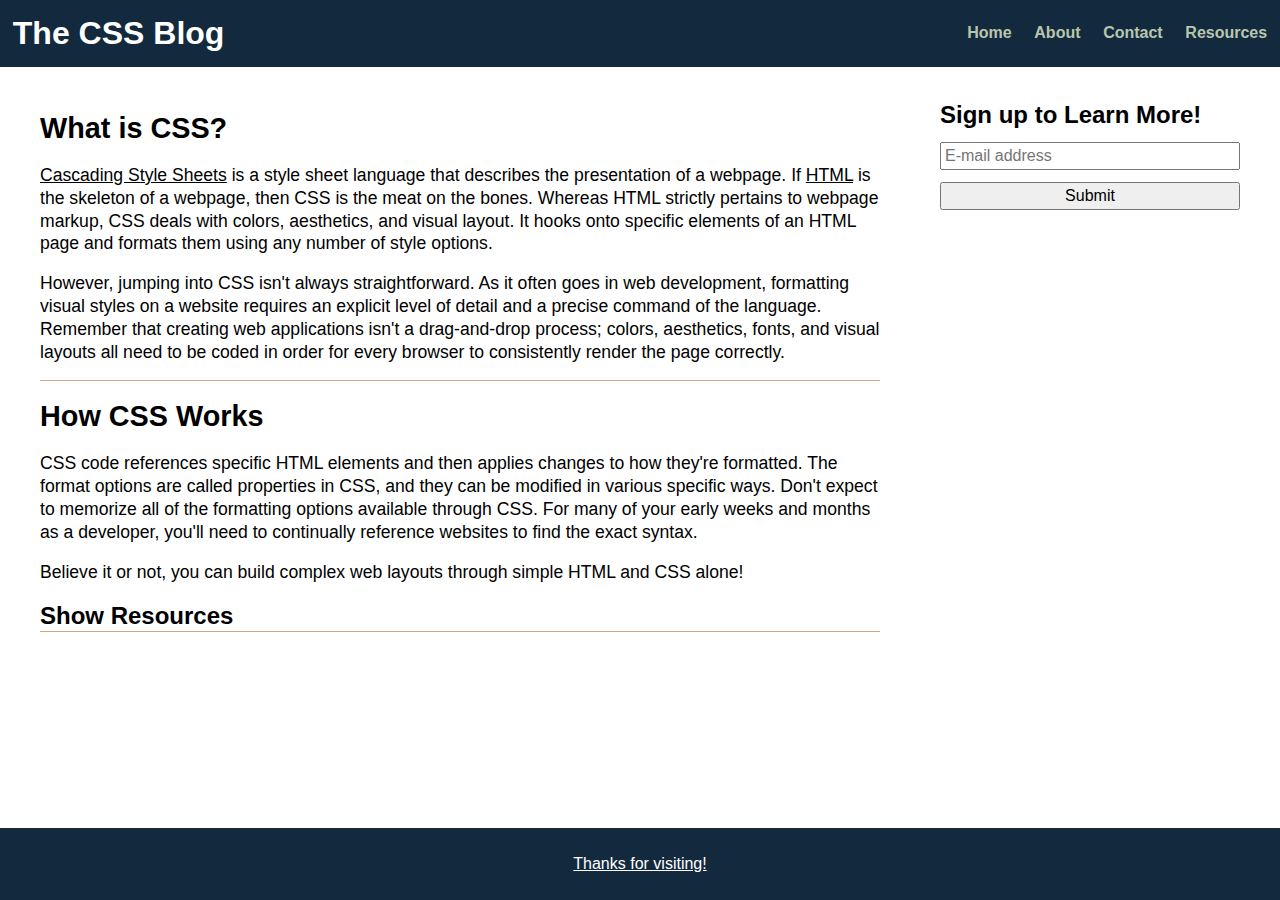
<file: Class-Activities/02-Advanced-CSS/18-Stu_Pseudo-Elements/Unsolved/index.html>
<!DOCTYPE html>
<html lang="en">
  <head>
    <meta charset="UTF-8" />
    <meta name="viewport" content="width=device-width, initial-scale=1.0" />
    <title>CSS Pseudo Elements</title>
    <link rel="stylesheet" href="./assets/css/reset.css" />
    <link rel="stylesheet" href="./assets/css/style.css" />
  </head>

  <body>
    <header>
      <h1>The CSS Blog</h1>
      <nav>
        <ul>
          <li><a href="#">Home</a></li>
          <li><a href="#">About</a></li>
          <li><a href="#">Contact</a></li>
          <li><a href="#">Resources</a></li>
        </ul>
      </nav>
    </header>

    <main>
      <section>
        <article>
          <h2>What is CSS?</h2>
          <div>
            <p>
              <!-- TODO: Choose a term or phrase that you want to apply a tooltip to -->
              <span id="csstooltip">Cascading Style Sheets</span> is a style sheet language that describes
              the presentation of a webpage. If <span id="htmltooltip">HTML</span> is the skeleton of a
              webpage, then CSS is the meat on the bones. Whereas HTML strictly
              pertains to webpage markup, CSS deals with colors, aesthetics, and
              visual layout. It hooks onto specific elements of an HTML page and
              formats them using any number of style options.
            </p>
            <p>
              However, jumping into CSS isn't always straightforward. As it
              often goes in web development, formatting visual styles on a
              website requires an explicit level of detail and a precise command
              of the language. Remember that creating web applications isn't a
              drag-and-drop process; colors, aesthetics, fonts, and visual
              layouts all need to be coded in order for every browser to
              consistently render the page correctly.
            </p>
          </div>
        </article>
        <article>
          <h2>How CSS Works</h2>
          <div>
            <p>
              CSS code references specific HTML elements and then applies
              changes to how they're formatted. The format options are called
              properties in CSS, and they can be modified in various specific
              ways. Don't expect to memorize all of the formatting options
              available through CSS. For many of your early weeks and months as
              a developer, you'll need to continually reference websites to find
              the exact syntax.
            </p>
            <p>
              Believe it or not, you can build complex web layouts through
              simple HTML and CSS alone!
            </p>
          </div>
          <div class="resources">
            <h3>
              Show Resources
            </h3>
            <ul class="links">
              <li>
                <a href="https://developer.mozilla.org/en-US/docs/Web/CSS/::before">
                  MDN web docs on ::before
                </a>
              </li>
              <li>
                <a href="https://developer.mozilla.org/en-US/docs/Web/CSS/::after">
                  MDN web docs on ::after
                </a>
              </li>

              <li>
                <a href="https://www.w3schools.com/css/css_pseudo_elements.asp">
                  W3Schools tutorial on Pseudo-elements
                </a>
              </li>
            </ul>
          </div>
        </article>
      </section>
      <aside>
        <h2>Sign up to Learn More!</h2>
        <form>
          <input type="text" placeholder="E-mail address" />
          <button>Submit</button>
        </form>
      </aside>
    </main>

    <footer>
      <span>Thanks for visiting!</span>
    </footer>
  </body>
</html>
</file>
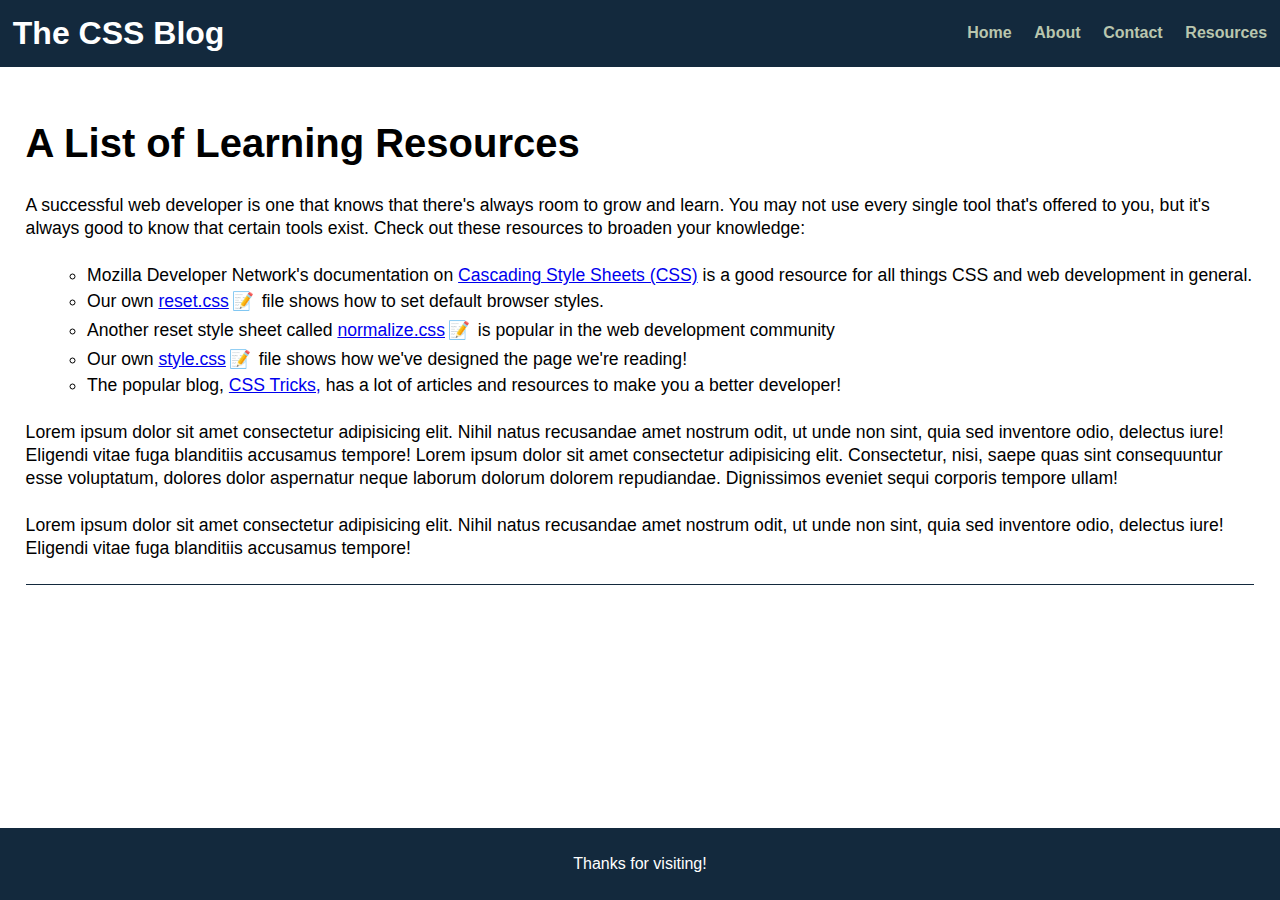
<file: Class-Activities/02-Advanced-CSS/24-Stu_CSS-Selectors/Unsolved/index.html>
<!DOCTYPE html>
<html lang="en">

<head>
  <meta charset="UTF-8" />
  <meta name="viewport" content="width=device-width, initial-scale=1.0" />
  <title>Advanced Selectors with CSS</title>
  <link rel="stylesheet" href="./assets/css/reset.css" />
  <link rel="stylesheet" href="./assets/css/style.css" />
</head>

<body>
  <header>
    <h1>The CSS Blog</h1>
    <nav>
      <ul>
        <li><a href="#">Home</a></li>
        <li><a href="#">About</a></li>
        <li><a href="#">Contact</a></li>
        <li><a href="#">Resources</a></li>
      </ul>
    </nav>
  </header>

  <main>
    <section>
      <article>
        <h2>A List of Learning Resources</h2>
        <div>
          <p>
            A successful web developer is one that knows that there's always room to grow and learn. You may not use every single tool that's offered to you, but it's always good to know that certain tools exist. Check out these resources to broaden your knowledge:
          </p>
          <ul>
            <li>
              Mozilla Developer Network's documentation on <a href="https://developer.mozilla.org/en-US/docs/Web/CSS">Cascading Style Sheets (CSS)</a> is a good
              resource for all things CSS and web development in general.
            </li>
            <li>
              Our own <a href="./assets/css/reset.css">reset.css</a> file shows how to set default browser styles.
            </li>
            <li>Another reset style sheet called <a href="https://necolas.github.io/normalize.css/8.0.1/normalize.css">normalize.css</a> is popular in the
              web development community
            </li>
            <li>Our own <a href="./assets/css/style.css">style.css</a> file shows how we've designed the page we're reading!
            </li>

            <li>The popular blog, <a href="https://css-tricks.com/">CSS Tricks,</a> has a lot of articles and resources to make you a better developer!
            </li>

          </ul>
          <p>
            Lorem ipsum dolor sit amet consectetur adipisicing elit. Nihil natus recusandae amet nostrum odit, ut unde non sint, quia sed inventore odio, delectus iure! Eligendi vitae fuga blanditiis accusamus tempore! Lorem ipsum dolor sit amet consectetur adipisicing elit. Consectetur, nisi, saepe quas sint consequuntur esse voluptatum, dolores dolor aspernatur neque laborum dolorum dolorem repudiandae. Dignissimos eveniet sequi
            corporis tempore ullam!
          </p>
          <p>
            Lorem ipsum dolor sit amet consectetur adipisicing elit. Nihil natus recusandae amet nostrum odit, ut unde non sint, quia sed inventore odio, delectus iure! Eligendi vitae fuga blanditiis accusamus tempore!
          </p>
        </div>
      </article>
    </section>
  </main>

  <footer>
    <span>Thanks for visiting!</span>
  </footer>
</body>

</html>
</file>
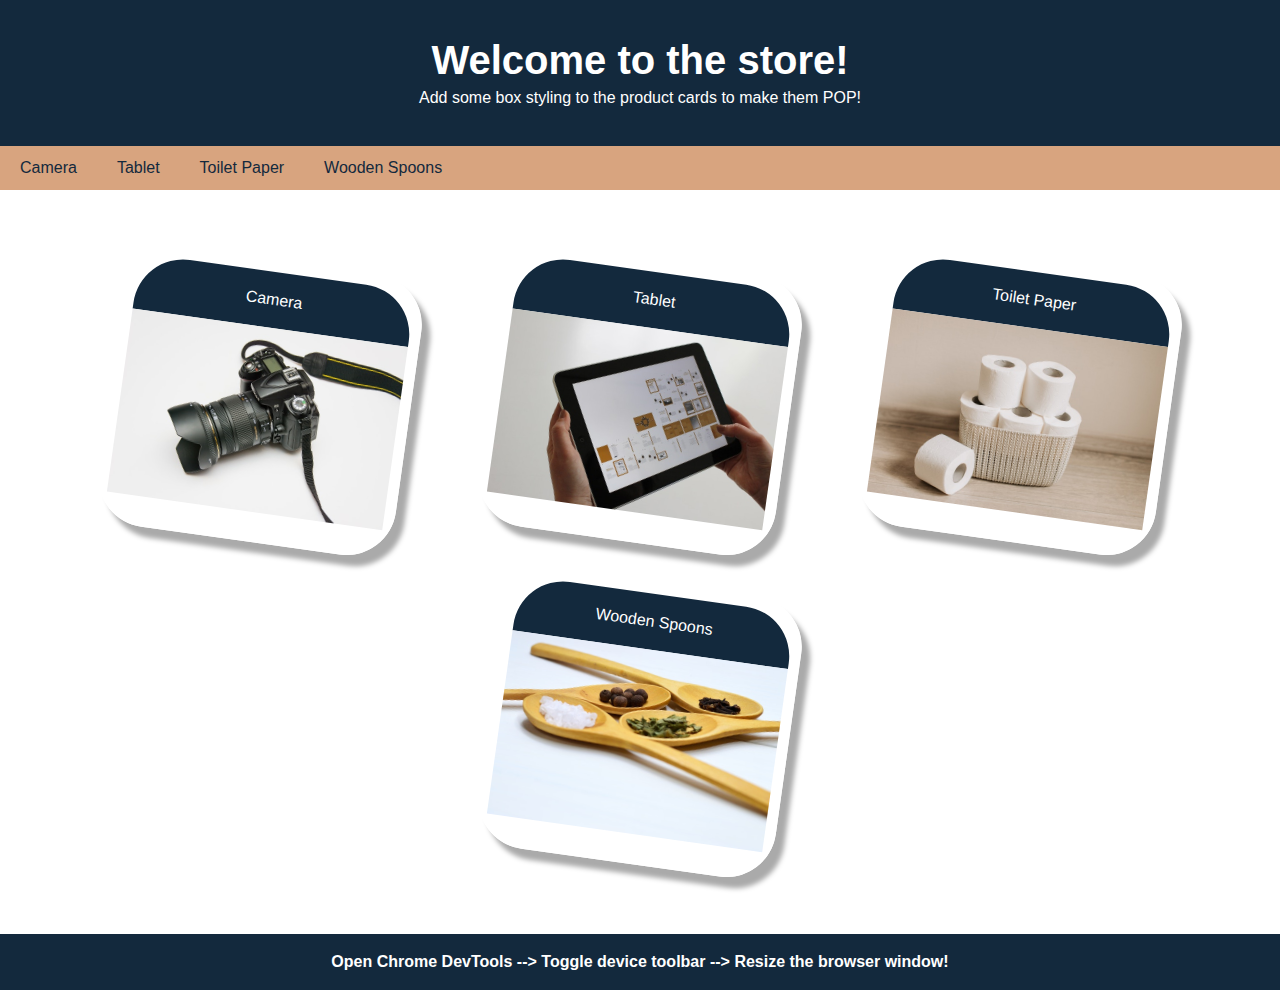
<file: Class-Activities/02-Advanced-CSS/26-Stu_CSS-Variables/Unsolved/index.html>
<!DOCTYPE html>
<html>

<head>
  <title>CSS Box Styling</title>
  <meta charset="UTF-8" />
  <meta name="viewport" content="width=device-width, initial-scale=1" />
  <link rel="stylesheet" type="text/css" href="./assets/css/reset.css">
  <link rel="stylesheet" type="text/css" href="./assets/css/style.css" />
</head>

<body>
  <!-- Header -->
  <header>
    <h1>Welcome to the store!</h1>
    <p>
      Add some box styling to the product cards to make them POP!
    </p>
  </header>

  <!-- Navbar -->
  <nav>
    <a href="#">Camera</a>
    <a href="#">Tablet</a>
    <a href="#">Toilet Paper</a>
    <a href="#">Wooden Spoons</a>
  </nav>

  <!-- Body -->
  <main>
    <!-- Product Cards -->
    <div class="products">
      <section class="card">
        <header>Camera</header>
        <img src="./assets/images/camera.jpg" alt="camera" />
        <p>Price: $300</p>
      </section>
      <section class="card">
        <header>Tablet</header>
        <img src="./assets/images/tablet.jpg" alt="tablet" />
        <p>Price: $150</p>
      </section>
      <section class="card">
        <header>Toilet Paper</header>
        <img src="./assets/images/toilet-paper.jpg" alt="toilet paper" />
        <p>Price: $30</p>
      </section>
      <section class="card">
        <header>Wooden Spoons</header>
        <img src="./assets/images/wooden-spoons.jpg" alt="wooden spoons" />
        <p>Price: $10</p>
      </section>
    </div>
  </main>

  <!-- Footer -->
  <footer>
    <h3>
      Open Chrome DevTools --> Toggle device toolbar --> Resize the browser
      window!
    </h3>
  </footer>
</body>

</html>
</file>
<file: 02-Advanced-CSS/14-Stu_Typography/Unsolved/assets/css/style.css>
/* TODO: Set the font size and line height */ /*I added font-size 16px and line-height of 1.5 to body*/
body {
  display: flex;
  flex-direction: column;
  font-size: 16px;
  line-height: 1.5;
}

header {
  display: flex;
  justify-content: space-between;
  align-items: center;
  padding: 1%;
  background-color: #13293d;
  color: #fff;
}

/* TODO: Change the heading size to 200%, give it a margin all around, and assign font family to serif */
 /*made this change*/
h1 { 
  font-size: 200%;
  margin: 3%;
  font-family: serif;
}

/* TODO: Change the heading size to be slightly smaller than h1, give it a margin only on the top and bottom, and assign font family to serif */
/*added font size 175, font family serif, and margin 3% 0*/
h2 {
  font-size: 175%;
  font-family: serif;
  margin: 3% 0;
}

/* TODO: Change header size to be slightly smaller than h2 and assign font family to serif */
h3 {
  font-size: 150%;
  font-family: serif;
}

nav ul {
  display: flex;
  justify-content: space-between;
  min-width: 300px;
}

nav a {
  color: #b9c6ae;
  font-weight: bold;
  text-decoration: none;
}

main {
  display: flex;
  flex: 1 1 0;
  max-width: 1200px;
  margin: 3% auto;  /*removed the auto to get spacing on the left*/
}

section {
  flex: 1 1 0;
  padding-right: 5%;
}

article {
  border-bottom: 1px solid #d8a47f;
}

/* TODO: Add a margin to the top and bottom of the paragraphs */
article p {
  margin: 3% 0;
}

/* TODO: Add a margin to indent the list, give it square bullet points, and assign font family to monospace */
article ul {
  margin-left: 5%;
  font-family: monospace;
  list-style-type: square;
  
}

aside {
  width: 25%;
}

input,
button {
  width: 100%;
  margin: 2% 0;
  padding: 1%;
}

footer {
  display: flex;
  justify-content: center;
  padding: 2%;
  background-color: #13293d;
  color: #fff;
}

@media screen and (max-width: 768px) {
  header,
  main {
    flex-direction: column;
  }

  section {
    padding-right: 0;
  }

  aside {
    width: 100%;
    text-align: center;
  }
}
</file>
<file: 02-Advanced-CSS/16-Stu_Pseudo-Classes/Unsolved/assets/css/style.css>
body {
  display: flex;
  flex-direction: column;
  line-height: 1.3;
}

header {
  display: flex;
  justify-content: space-between;
  align-items: center;
  padding: 1%;
  background-color: #13293d;
  color: #fff;
}

h1 {
  font-size: 200%;
}

h2 {
  margin: 2% 0;
  font-size: 250%;
}
/* Added the h3 to make it look right, then added font size and margin top/botoom*/
h3 {
  font-size: 200%;
  margin: 2% 0;
}

nav ul {
  display: flex;
  justify-content: space-between;
  min-width: 300px;
}

nav a {
  color: #b9C6ae;
  font-weight: bold;
  text-decoration: none;
}

nav a:hover {
  color: #fff;
}

main {
  display: flex;
  flex: 1 1 0;
  max-width: 1200px;
  margin: 2% auto;
}

section {
  flex: 1 1 0;
  padding-right: 5%;
}

article {
  border-bottom: 1px solid #d8a47f;
}

article p {
  margin: 2% 0;
  font-size: 110%;
}

article ul {
  margin-left: 5%;
  font-size: 110%;
  list-style: circle;
}

aside {
  width: 25%;
}

aside h2 {
  font-size: 150%;
}

input, button {
  width: 100%;
  margin: 2% 0;
  padding: 1%;
}

footer {
  display: flex;
  justify-content: center;
  padding: 2%;
  background-color: #13293d;
  color: #fff;
}

/* TODO: Add styles that will hide the resource links by default */
.resources ul {
  display: none;
}


/* TODO: Add styles that will display the links when the mouse hovers over the parent element */
.resources:hover ul{  
  display: block;
}
  


@media screen and (max-width: 768px) {
  header, main {
    flex-direction: column;
  }

  section {
    padding-right: 0;
  }

  aside {
    width: 100%;
    text-align: center;
  }
}
</file>
<file: 02-Advanced-CSS/18-Stu_Pseudo-Elements/Unsolved/assets/css/style.css>
body {
  display: flex;
  flex-direction: column;
  line-height: 1.3;
}

header {
  display: flex;
  justify-content: space-between;
  align-items: center;
  padding: 1%;
  background-color: #13293d;
  color: #fff;
}

h1 {
  font-size: 200%;
}

h2 {
  margin: 2% 0;
  font-size: 180%;
}

nav ul {
  display: flex;
  justify-content: space-between;
  min-width: 300px;
}

nav a {
  color: #b9c6ae;
  font-weight: bold;
  text-decoration: none;
}

nav a:hover {
  color: #fff;
}

main {
  display: flex;
  flex: 1 1 0;
  max-width: 1200px;
  margin: 2% auto;
}

section {
  flex: 1 1 0;
  padding-right: 5%;
}

article {
  border-bottom: 1px solid #d8a47f;
}

article p {
  margin: 2% 0;
  font-size: 110%;
}

article p:hover {
  
}
/* TODO: Style the term/phrase - underline, black text, grab cursor */

/* TODO: Position tooltip above the term/phrase, same color as header and nav links, no border-radius, smaller font size */

aside {
  width: 25%;
}

aside h2 {
  font-size: 150%;
}

input,
button {
  width: 100%;
  margin: 2% 0;
  padding: 1%;
}

footer {
  display: flex;
  justify-content: center;
  padding: 2%;
  background-color: #13293d;
  color: #fff;
}

.resources .links {
  display: none;
  padding: 1% 0;
}

.resources:hover .links {
  display: block;
}

.resources h3 {
  font-size: 150%;
}

.links a {
  color: #772014;
  text-decoration: none;
}

.links a:hover {
  text-decoration: underline;
}

@media screen and (max-width: 768px) {
  header,
  main {
    flex-direction: column;
  }

  section {
    padding-right: 0;
  }

  aside {
    width: 100%;
    text-align: center;
  }
}
</file>
<file: Class-Activities/02-Advanced-CSS/02-Stu_Media-Query-Screen/Unsolved/assets/css/style.css>
* {
  box-sizing: border-box;
}

body {
  font-family: Arial;
  margin: 0;
}

header {
  padding: 60px;
  text-align: center;
  background: #13293d;
  color: #fff;
  transition: background-color 0.3s ease;
}

.card {
  border-style: solid;
  border-width: 1px;
  padding: 10px;
  float: left;
  width: 25%;
}

.card header {
  padding: 20px;
}

.card p {
  text-align: center;
}

.card img {
  width: 100%;
}
@media (max-width: 992px) {
  .card {
    width: 50%; /* Change width to 50% for smaller screens */
  }
  header {
    background: #2952a3;
  }
}

  @media (max-width: 768px) {
    .card {
      width: 100%; 
    }
    header {
      background: #4ca450;
    }
  }

/* TODO: Use media query to change the width of the cards so they split into two columns at 992px or smaller*/

/* TODO: Use media query to change the width of the cards so they are stacked on top of each other at 768px or smaller */
</file>
<file: Class-Activities/02-Advanced-CSS/04-Stu_Flexbox-Layout/Unsolved/assets/css/style.css>
* {
  box-sizing: border-box;
}

body {
  font-family: Arial;
  margin: 0;
}

main {
  display: flex;
  margin-top: 2%;
  flex-wrap: wrap;
}

.main-header {
  display: flex;
  justify-content: space-between;
  padding: 60px;
  background: #13293d;
  color: #fff;

}

.card {
  flex: 1 0 0;
  padding: 10px;
  text-align: center;
  border-style: solid;
  border-width: 1px;
}

.card header {
  padding: 20px;
  background: #13293d;
  color: #fff;
}

.card img {
  width: 100%;
  /* The client insists that images be at least 400px */
  min-width: 400px;
}
</file>
<file: Class-Activities/02-Advanced-CSS/06-Stu_Responsive-Design/Unsolved/assets/css/style.css>
* {
  box-sizing: border-box;
}

body {
  font-family: Arial;
  margin: 0;
  
}

header {
  padding: 40px;
  text-align: center;
  background: #13293d;
  color: #fff;
  display: flex;
  flex-wrap: wrap;
  justify-content: center;
  

}

/* 
What happens when we set the display property to flex? 
TODO: It allows the nav values to stack when re-sized. 
*/ 

nav {
  display: flex;
  background-color: #d8a47f;
}

nav a {
  color: #13293d;
  padding: 14px 20px;
  text-decoration: none;
  text-align: center;
}

/* 
What is the flex-wrap property? 
TODO: Write your answer here 
*/
main {
  display: flex;
  flex-wrap: wrap;
}

aside {
  flex: 1;
  background-color: #b9c6ae;
  padding: 80px;
  text-align: center;
}


footer {
  padding: 20px;
  text-align: center;
  background: #13293d;
  color: #fff;
}

/* 
What does the justify-content property do? 
TODO: Keeps the producs centered on the vertiacal axis. 
*/
.products {
  flex: 2;
  background-color: #fff;
  padding: 20px;
  display: flex;
  flex-wrap: wrap;
  justify-content: center;
}

/* 
What is the flex property a shorthand property for?
What is it doing here? 
TODO: The products maintain thier size and don't grow or shirnk
*/
.card {
  border-style: solid;
  border-width: 1px;
  border-radius: 10px;
  padding: 10px;
  flex: 0 0 400px;
}

.card header {
  padding: 20px;
}

.card p {
  text-align: center;
}

.card img {
  width: 100%;
}

/* 
What does the flex-direction property define?
What is it doing here? 
TODO: making main/nav display as a column instead of rows for smaller screens
*/
@media screen and (max-width: 768px) {
  main,
  nav {
    flex-direction: column;
  }
}
</file>
<file: Class-Activities/02-Advanced-CSS/08-Stu_Flexbox-Placement/Unsolved/assets/css/style.css>
* {
  box-sizing: border-box;
}

body {
  font-family: Arial;
  margin: 0;
  display: flex;
  flex-direction: column;
  min-height: 100vh;
  justify-content: flex-start;
}

header {
  padding: 40px;
  text-align: center;
  background: #13293d;
  color: #fff;
}

nav {
  display: flex;
  background-color: #d8a47f;
  justify-content: flex-end;
}

nav a {
  color: #13293d;
  padding: 14px 20px;
  text-decoration: none;
  text-align: center;
}

footer {
  padding: 20px;
  text-align: center;
  background: #13293d;
  color: #fff;
  margin-top: auto;
}

.product {
  display: flex;
  width: 90%;
  margin: 1% auto;
}

.product button {
  font-size: 150%;
}

.product-slideshow {
  display: flex;
  align-items: center;
}

.product-image {
  width: 100%;
}

.product-details {
  margin-left: 3%;
  flex: 0 0 60%;
}

@media screen and (max-width: 768px) {
  main,
  nav,
  .product {
    flex-direction: column;
  }

  .product-slideshow button {
    /* Removes the slideshow buttons from the document flow */
    display: none ;
  }

  .product-details {
    margin-left: 0;
  }
}
</file>
<file: Class-Activities/02-Advanced-CSS/10-Stu_Box-Styling/Unsolved/assets/css/style.css>
* {
  box-sizing: border-box;
}

body {
  font-family: Arial;
  margin: 0;
  display: flex;
  flex-direction: column;
  min-height: 100vh;
  justify-content: flex-start;
}

header {
  padding: 40px;
  text-align: center;
  background: #13293d;
  color: #fff;
}

nav {
  display: flex;
  background-color: #d8a47f;
}

nav a {
  color: #13293d;
  padding: 14px 20px;
  text-decoration: none;
  text-align: center;
}

main {
  display: flex;
  flex-wrap: wrap;
  flex-grow: 1;
}

aside {
  flex: 1;
  background-color: #b9c6ae;
  padding: 80px;
  text-align: left;
}

footer {
  width: 100%;
  padding: 20px;
  text-align: center;
  background: #13293d;
  color: #fff;
  margin-top: auto;
}

.products {
  flex: 4;
  background-color: #fff;
  padding: 50px;
  display: flex;
  flex-wrap: wrap;
  justify-content: space-evenly;
  align-items: flex-start;
}

/* TODO: Add properties to the cards to achieve the required look */
.card {
  border-style: solid;
  border-width: 1px;
  padding: 10px;
  margin: 20px;
  flex: 0 0 300px;
  border-radius: 30px;
  box-shadow:  8px 8px rgba(197, 197, 197, 197);
  transform: rotate(3deg);
}

.card header {
  padding: 20px;
  border-radius: 30px 30px 0 0;
}

.card p {
  text-align: center;
}

.card img {
  width: 100%;
}

@media screen and (max-width: 768px) {
  main,
  nav {
    flex-direction: column;
  }
}
</file>
<file: Class-Activities/02-Advanced-CSS/12-Stu_CSS-Resets/Unsolved/assets/css/style.css>
body {
  display: flex;
  flex-direction: column;
  line-height: 1.5;
  font-size: 16px;
}

header {
  display: flex;
  justify-content: space-between;
  align-items: center;
  padding: 1%;
  background-color: #13293d;
  color: #fff;
}

h1 {
  font-size: 200%;
}

h2 {
  margin: 2% 0;
  font-size: 250%;
}

nav ul {
  display: flex;
  justify-content: space-between;
  min-width: 300px;
}

nav a {
  color: #b9C6ae;
  font-weight: bold;
  text-decoration: none;
}

main {
  display: flex;
  flex: 1 1 0;
  max-width: 1200px;
  margin: 2% auto;
}

section {
  flex: 1 1 0;
  padding-right: 5%;
}

article {
  border-bottom: 1px solid #d8a47f;
}

article p {
  margin: 2% 0;
  font-size: 110%;
}

article ul {
  margin-left: 5%;
  font-size: 110%;
  list-style: circle;
}

aside {
  width: 25%;
}

aside h2 {
  font-size: 150%;
}

input, button {
  width: 100%;
  margin: 2% 0;
  padding: 1%;
}

footer {
  display: flex;
  justify-content: center;
  padding: 2%;
  background-color: #13293d;
  color: #fff;
}

@media screen and (max-width: 768px) {
  header, main {
    flex-direction: column;
  }

  section {
    padding-right: 0;
  }

  aside {
    width: 100%;
    text-align: center;
  }
}
</file>
<file: Class-Activities/02-Advanced-CSS/18-Stu_Pseudo-Elements/Unsolved/assets/css/style.css>
body {
  display: flex;
  flex-direction: column;
  line-height: 1.3;
}

header {
  display: flex;
  justify-content: space-between;
  align-items: center;
  padding: 1%;
  background-color: #13293d;
  color: #fff;
}

h1 {
  font-size: 200%;
}

h2 {
  margin: 2% 0;
  font-size: 180%;
}

nav ul {
  display: flex;
  justify-content: space-between;
  min-width: 300px;
}

nav a {
  color: #b9c6ae;
  font-weight: bold;
  text-decoration: none;
}

nav a:hover {
  color: #fff;
}

main {
  display: flex;
  flex: 1 1 0;
  max-width: 1200px;
  margin: 2% auto;
}

section {
  flex: 1 1 0;
  padding-right: 5%;
}

article {
  border-bottom: 1px solid #d8a47f;
}

article p {
  margin: 2% 0;
  font-size: 110%;
}

article p:hover {
  
}
/* TODO: Style the term/phrase - underline, black text, grab cursor */

/* TODO: Position tooltip above the term/phrase, same color as header and nav links, no border-radius, smaller font size */

aside {
  width: 25%;
}

aside h2 {
  font-size: 150%;
}

input,
button {
  width: 100%;
  margin: 2% 0;
  padding: 1%;
}

footer {
  display: flex;
  justify-content: center;
  padding: 2%;
  background-color: #13293d;
  color: #fff;
}

.resources .links {
  display: none;
  padding: 1% 0;
}

.resources:hover .links {
  display: block;
}

.resources h3 {
  font-size: 150%;
}

.links a {
  color: #772014;
  text-decoration: none;
}

.links a:hover {
  text-decoration: underline;
}

@media screen and (max-width: 768px) {
  header,
  main {
    flex-direction: column;
  }

  section {
    padding-right: 0;
  }

  aside {
    width: 100%;
    text-align: center;
  }
}
/*My additon below.  Realized afterwards the article selector above was designated for the hover 
changes and styling, but I did it another way. Added tooltip for HTML for fun
*/
span {
  text-decoration: underline;
}
span:hover{
  cursor: grab;
}

#csstooltip:hover::after {
  content: "Makes things pretty";
  position:relative; 
  padding: 3px;
  font-size: 80%;
  background-color: #13293d;
  color: #b9c6ae;
}

#htmltooltip:hover::after{
content: "HyperText Markup Language";
position:relative; 
padding: 3px;
background-color: #13293d;
font-size: 80%;
color: #b9c6ae;
}
</file>
<file: Class-Activities/02-Advanced-CSS/24-Stu_CSS-Selectors/Unsolved/assets/css/style.css>
body {
  display: flex;
  flex-direction: column;
  line-height: 1.3;
}

header {
  display: flex;
  justify-content: space-between;
  align-items: center;
  padding: 1%;
  background-color: #13293d;
  color: #fff;
}

h1 {
  font-size: 200%;
}

h2 {
  margin: 2% 0;
  font-size: 250%;
}

nav ul {
  display: flex;
  justify-content: space-between;
  min-width: 300px;
}

nav a {
  color: #b9c6ae;
  font-weight: bold;
  text-decoration: none;
}

nav a:hover {
  color: #fff;
}

main {
  display: flex;
  flex: 1 1 0;
  max-width: 96%;
  margin: 2% auto;
}

article {
  border-bottom: 1px solid #13293d;
}

article p {
  margin: 2% 0;
  font-size: 110%;
}

article ul {
  margin-left: 5%;
  font-size: 110%;
  list-style: circle;
}

footer {
  display: flex;
  justify-content: center;
  padding: 2%;
  background-color: #13293d;
  color: #fff;
}

/* TODO: Add code here to select all <a> elements that link to a file with a `.css` extension */
a[href*=".css"]::after {
  content: "\1F4DD";
  display: inline-block;
  margin: 3px;
}

@media screen and (max-width: 768px) {
  header {
    flex-direction: column;
  }

  main {
    max-width: 1200px;
  }
}
</file>
<file: Class-Activities/02-Advanced-CSS/26-Stu_CSS-Variables/Unsolved/assets/css/style.css>
:root {
  color: #fff;
  border-radius:50px 50px 0px 0px ;
}
body {
  font-size: 16px;
  display: flex;
  flex-direction: column;
  min-height: 100vh;
  justify-content: flex-start;
}

h1 {
  font-size: 2.5rem;
  margin-bottom: 10px;
}

h2 {
  font-size: 1.5rem;
  margin-bottom: 10px;
}

header {
  padding: 40px;
  text-align: center;
  background: #13293d;
  color: #fff;
}

nav {
  display: flex;
  background-color: #d8a47f;
}

nav a {
  color: #13293d;
  padding: 14px 20px;
  text-decoration: none;
  text-align: center;
}

nav a:hover {
  background-color: #fff;
}

main {
  display: flex;
  flex-wrap: wrap;
}

footer {
  width: 100%;
  bottom: 0;
  padding: 20px;
  text-align: center;
  background: #13293d;
  color: #fff;
  margin-top: auto;
}

.products {
  flex: 1;
  background-color: #fff;
  padding: 50px;
  display: flex;
  flex-wrap: wrap;
  justify-content: space-evenly;
}

.card {
  border-style: solid;
  border-width: 1px;
  border-radius: 50px;
  padding: 10px;
  flex: 0 0 300px;
  transform: rotate(8deg);
  box-shadow: 10px 10px 5px #aaaaaa;
  margin: 20px;
}

.card > header {
  border-radius: 50px 50px 0px 0px;
  padding: 20px;
}

.card > p {
  text-align: center;
}

.card > img {
  width: 100%;
}

@media screen and (max-width: 768px) {
  main,
  nav {
    flex-direction: column;
  }
}
</file>
